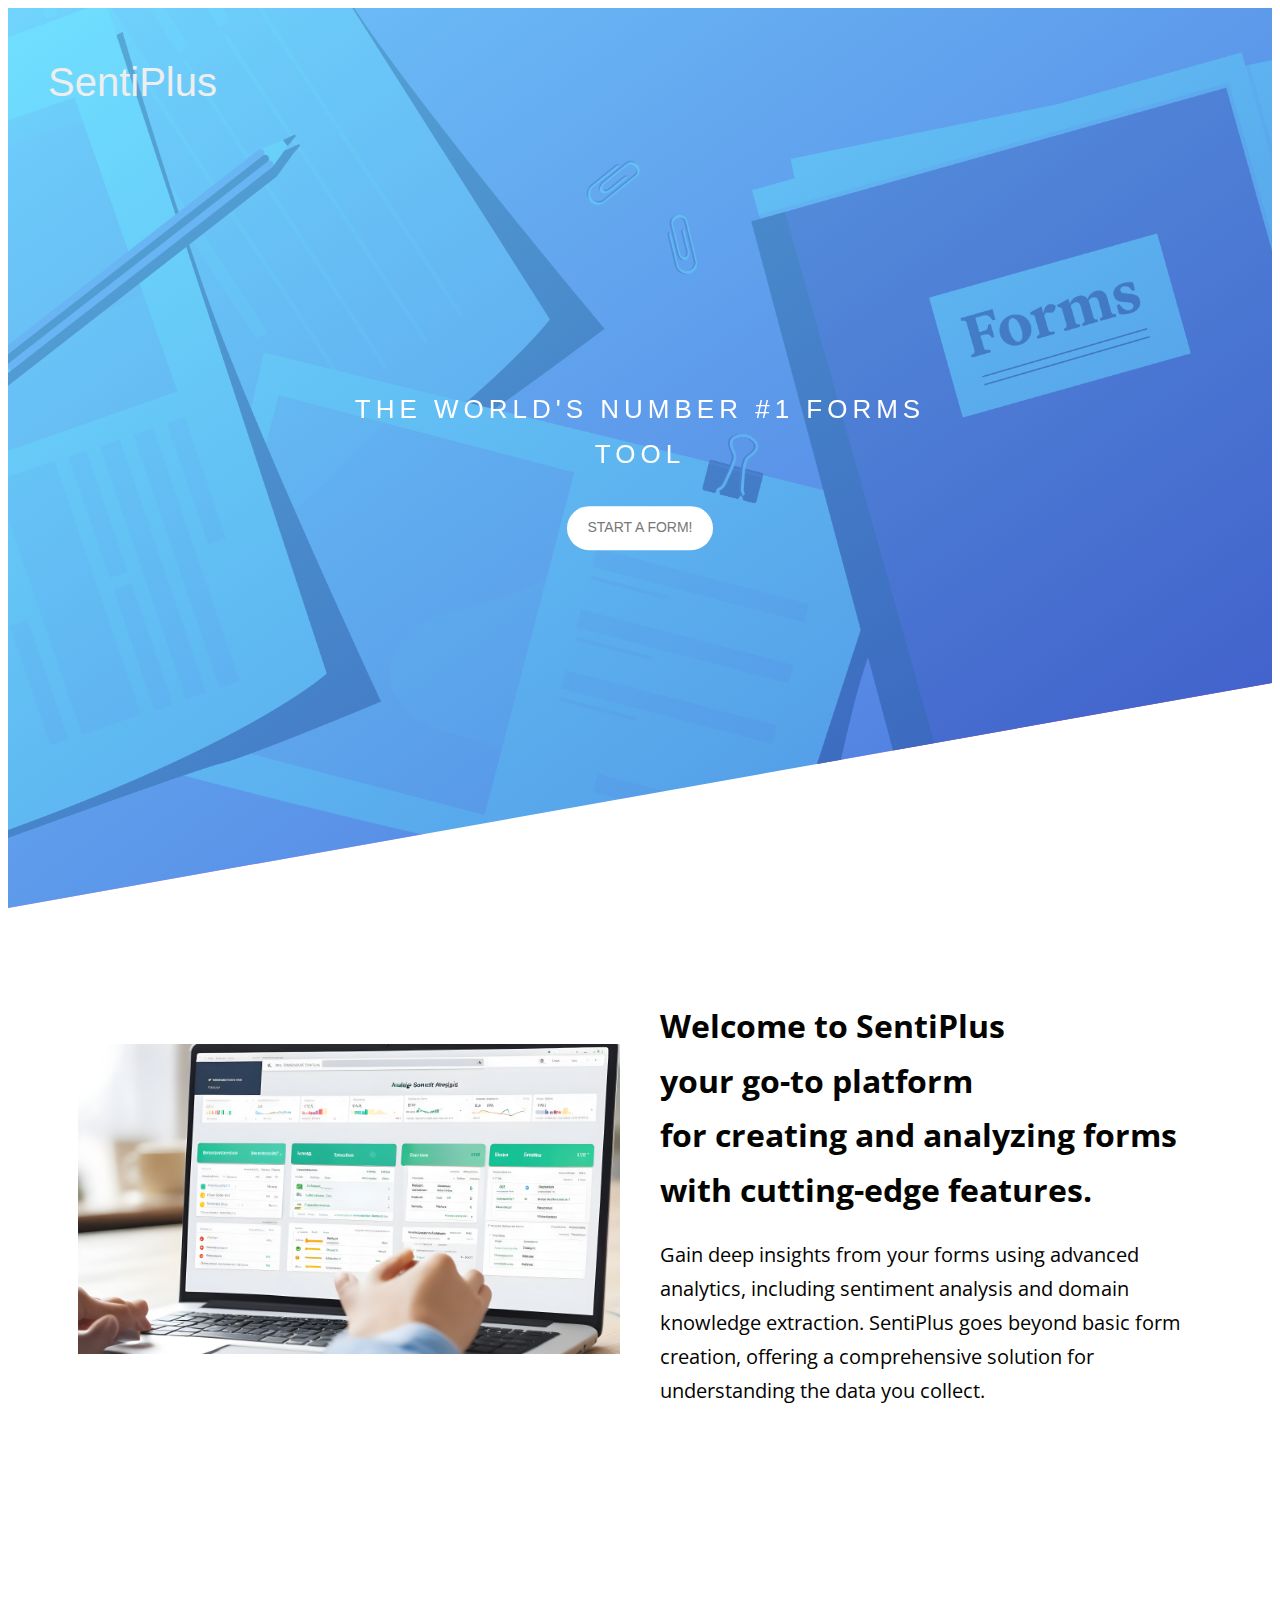
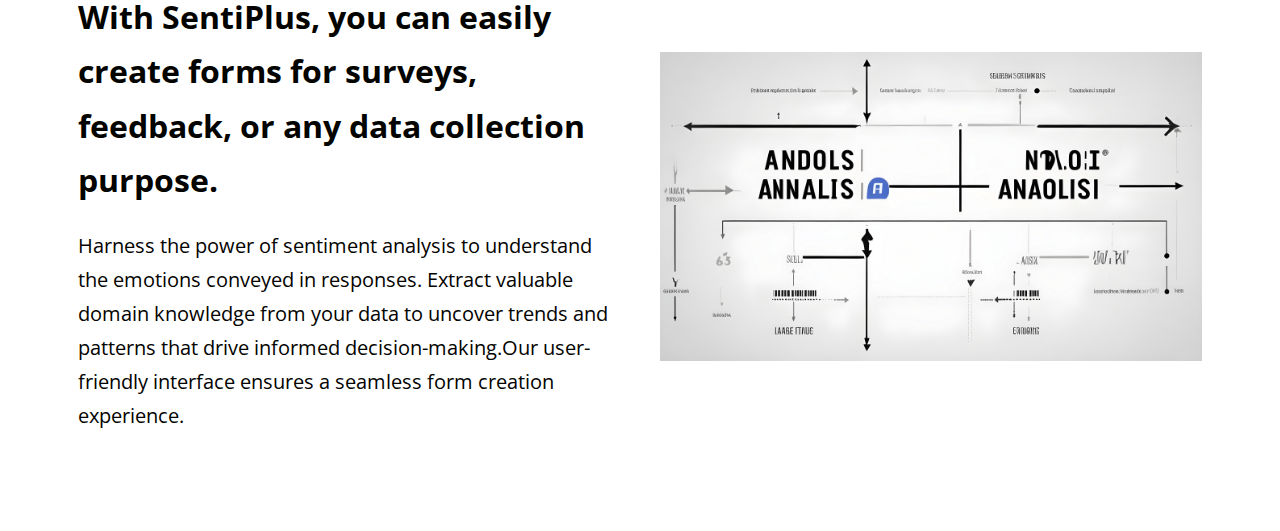
<file: index.html>
<!DOCTYPE html>
<html lang="en">
<head>
    <meta charset="UTF-8">
    <meta name="viewport" content="width=device-width, initial-scale=1.0">
    <link rel="stylesheet" href="index.css">
    <link rel="preconnect" href="https://fonts.googleapis.com">
    <link rel="preconnect" href="https://fonts.googleapis.com">
    <link rel="preconnect" href="https://fonts.gstatic.com" crossorigin>
    <link rel="preconnect" href="https://fonts.googleapis.com">
    <link rel="preconnect" href="https://fonts.gstatic.com" crossorigin>
    <link href="https://fonts.googleapis.com/css2?family=Noto+Sans:wght@700&family=Open+Sans:wght@300;700&family=Source+Sans+3:ital,wght@0,600;0,700;1,400&display=swap" rel="stylesheet">
</head>
<body>
    <header class="header">
        <div class="brand-box">
            <span class="brand">SentiPlus</span>
        </div>
        
        <div class="text-box">
            <h1 class="heading-primary">
                <span class="heading-primary-main">The world's Number #1 Forms tool</span>
                <span class="heading-primary-sub"></span>
            </h1>
            <a href="login_page.html" class="btn btn-white btn-animated">Start a form!</a>
        </div>
    </header>

    <section class="alternate-section">
        <div class="image-section">
         
            <img src="senti.png" alt="Image 1">
        </div>
        <div class="text-section">
            <h1>
                Welcome to SentiPlus<br>your go-to platform <br>for creating and analyzing forms with cutting-edge features.
            </h1>
            <p>
                Gain deep insights from your forms using advanced analytics, including sentiment analysis and domain knowledge extraction. SentiPlus goes beyond basic form creation, offering a comprehensive solution for understanding the data you collect.
            </p>
        </div>
    </section>

    <section class="alternate-section">
        <div class="text-section">
            <h1>
                With SentiPlus, you can easily create forms for surveys, feedback, or any data collection purpose.
            </h1>
            <p>
                Harness the power of sentiment analysis to understand the emotions conveyed in responses. Extract valuable domain knowledge from your data to uncover trends and patterns that drive informed decision-making.Our user-friendly interface ensures a seamless form creation experience.
            </p>
        </div>
        <div class="image-section">
            
            <img src="senti2.png" alt="Image 2">
        </div>
    </section>

    

</body>
</html>
</file>
<file: index.css>
@import url('https://fonts.googleapis.com/css2?family=Noto+Sans:wght@700&family=Open+Sans:wght@300;700&family=Source+Sans+3:ital,wght@0,600;0,700;1,400&display=swap');





body{
	font-family: 'Lato', sans-serif;
	font-weight: 400;
	font-size: 16px;
	line-height: 1.7;
	color: #eee;
}

.header {
	height: 100vh;
	background-image: 
	linear-gradient(to right bottom, 
   rgba(76, 216, 255, 0.8),
   rgba(30, 108, 217, 0.8)),
   url('Hello.png');
	
  background-size: cover;
	background-position: top;
	position: relative;

	clip-path: polygon(0 0, 100% 0, 100% 75vh, 0 100%);
}

.brand-box {
	position: absolute;
	top: 40px;
	left: 40px;
}

.brand { font-size: 40px; }

.text-box {
	position: absolute;
	top: 50%;
	left: 50%;
	transform: translate(-50%, -50%);
	text-align: center;
}

.heading-primary {
	color: #fff;
	text-transform: uppercase;

	backface-visibility: hidden;
	margin-bottom: 30px;
}

.heading-primary-main {
	display: block;
	font-size: 26px;
	font-weight: 400;
	letter-spacing: 5px;
}

.heading-primary-sub {
	display: block;
	font-size: 18px;
	font-weight: 700;
	letter-spacing: 7.4px;
}

.btn:link,
.btn:visited {
	text-transform: uppercase;
	text-decoration: none;
	padding: 10px 20px;
	display: inline-block;
	border-radius: 100px;
	transition: all .2s;
	position: relative;
}

.btn:hover {
	transform: translateY(-3px);
	box-shadow: 0 10px 20px rgba(0, 0, 0, 0.2);
}

.btn:active {
	transform: translateY(-1px);
	box-shadow: 0 5px 10px rgba(0, 0, 0, 0.2);
}

.btn-white {
	background-color: #fff;
	color: #777;
  font-size: 14px;

}

.alternate-section {
    display: flex;
    justify-content: center;
    align-items: center;
    padding: 50px;
}

.image-section,
.text-section {
    flex: 1;
    padding: 20px;
}

.image-section img {
    max-width: 100%;
    height: auto;
}

.text-section h1 {
    color: #030300;
	font-family: 'Open Sans', sans-serif;
	font-size: 200%;
}

.text-section p{
	color: #030300;
	font-family: 'Open Sans', sans-serif;
	font-size: 125%;
}
</file>
